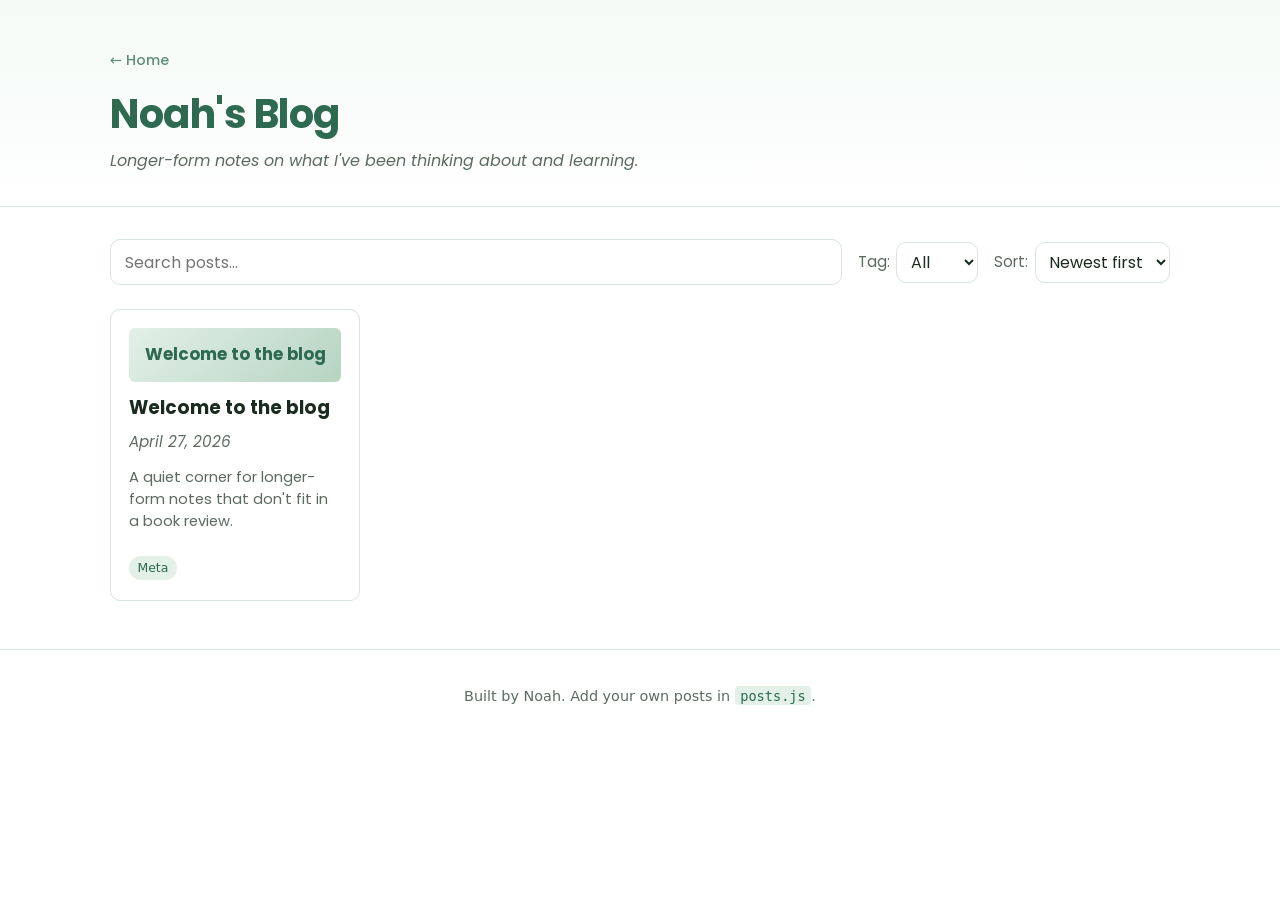
<file: blog.html>
<!DOCTYPE html>
<html lang="en">
<head>
  <meta charset="UTF-8" />
  <meta name="viewport" content="width=device-width, initial-scale=1.0" />
  <title>Noah's Blog</title>
  <link rel="preconnect" href="https://fonts.googleapis.com" />
  <link rel="preconnect" href="https://fonts.gstatic.com" crossorigin />
  <link rel="stylesheet" href="https://fonts.googleapis.com/css2?family=Poppins:wght@300;400;500;600;700&display=swap" />
  <link rel="stylesheet" href="styles.css" />
</head>
<body>
  <header class="site-header">
    <div class="container">
      <a href="index.html" class="home-link" aria-label="Back to home">&larr; Home</a>
      <h1 class="site-title"><a href="blog.html">Noah's Blog</a></h1>
      <p class="site-tagline">Longer-form notes on what I've been thinking about and learning.</p>
    </div>
  </header>

  <main class="container" id="blog-view">
    <section class="controls">
      <input
        type="search"
        id="search"
        class="search-input"
        placeholder="Search posts…"
        aria-label="Search posts"
      />
      <div class="filter-group">
        <label for="tag-filter">Tag:</label>
        <select id="tag-filter" aria-label="Filter by tag">
          <option value="">All</option>
        </select>
      </div>
      <div class="filter-group">
        <label for="sort">Sort:</label>
        <select id="sort" aria-label="Sort posts">
          <option value="recent">Newest first</option>
          <option value="oldest">Oldest first</option>
          <option value="title">Title (A–Z)</option>
        </select>
      </div>
    </section>

    <section id="post-grid" class="book-grid" aria-live="polite"></section>

    <p id="empty-state" class="empty-state" hidden>No posts match your filters.</p>
  </main>

  <main class="container article-view" id="article-view" hidden>
    <nav class="article-nav-top" aria-label="Article navigation">
      <a href="#" class="back-link" id="back-link">&larr; Back to all posts</a>
    </nav>
    <article id="article-body" class="article"></article>
    <nav class="article-nav-bottom" aria-label="More posts">
      <a href="#" class="nav-button" id="prev-link" hidden>&larr; <span></span></a>
      <a href="#" class="nav-button center" id="blog-link">All posts</a>
      <a href="#" class="nav-button" id="next-link" hidden><span></span> &rarr;</a>
    </nav>
  </main>

  <footer class="site-footer">
    <div class="container">
      <p>Built by Noah. Add your own posts in <code>posts.js</code>.</p>
    </div>
  </footer>

  <script src="posts.js"></script>
  <script src="blog.js"></script>
</body>
</html>
</file>
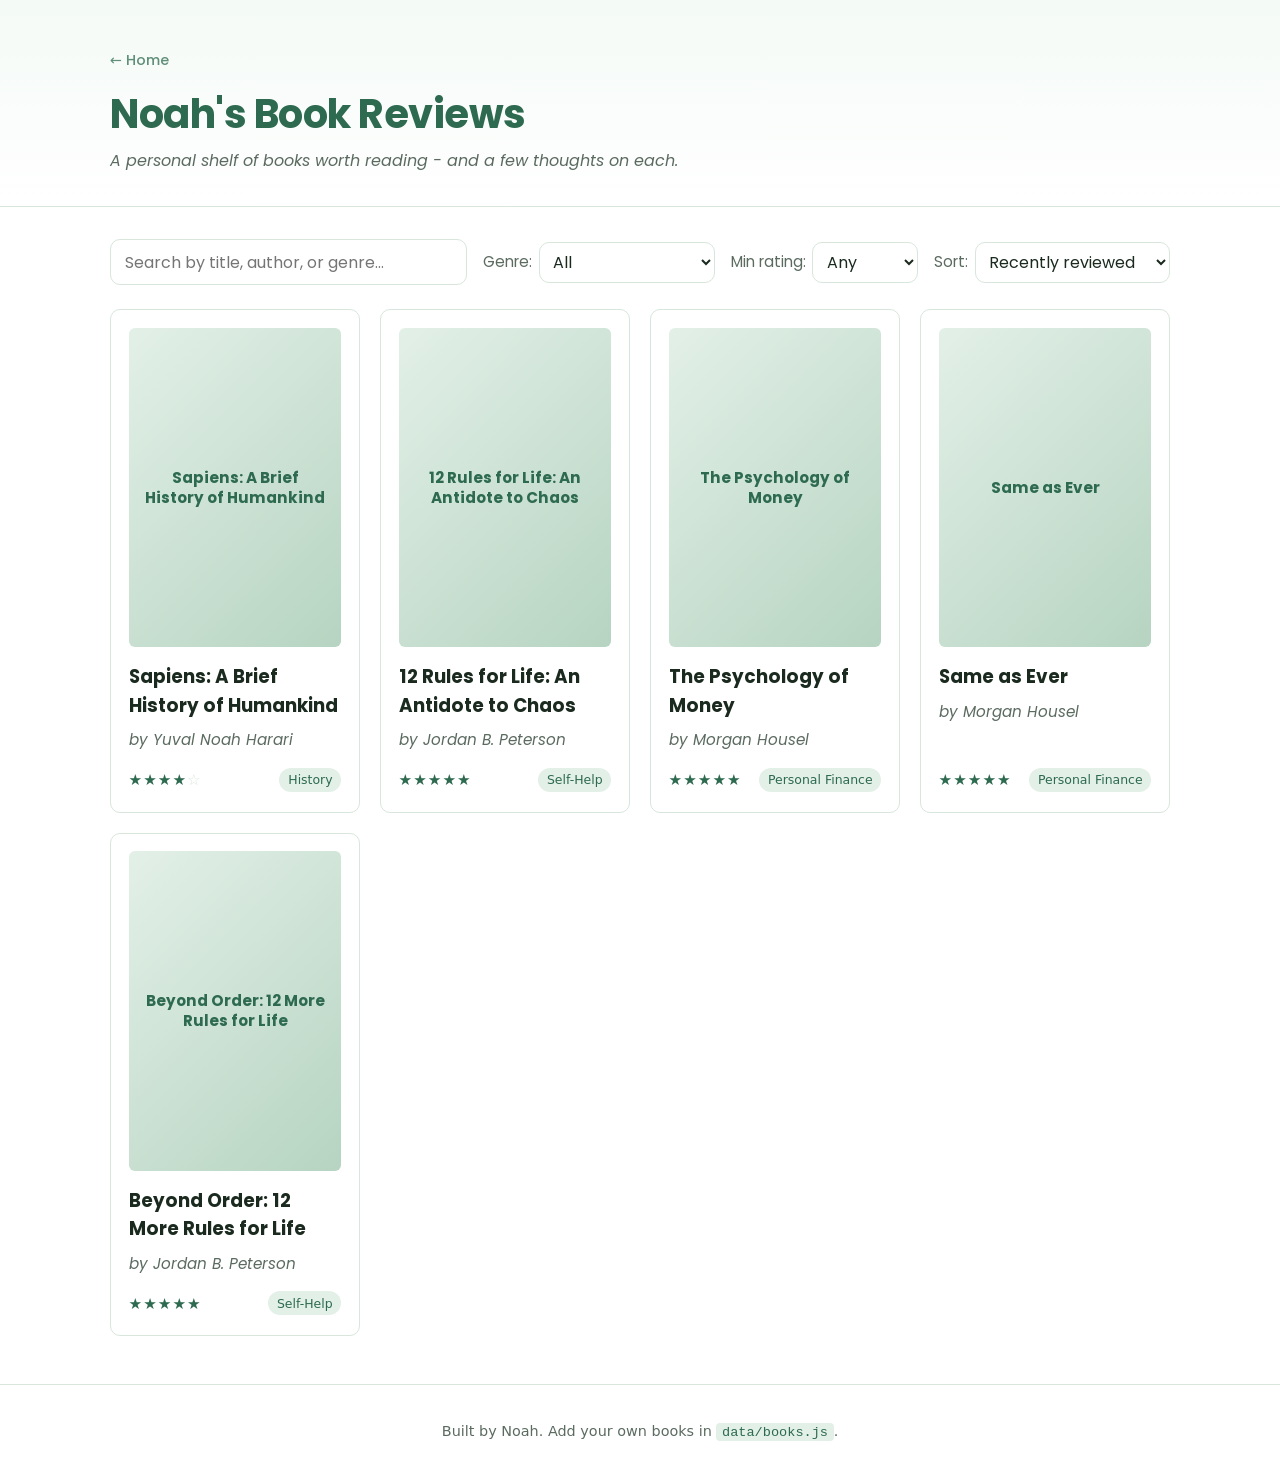
<file: library.html>
<!DOCTYPE html>
<html lang="en">
<head>
  <meta charset="UTF-8" />
  <meta name="viewport" content="width=device-width, initial-scale=1.0" />
  <title>Noah's Book Reviews</title>
  <link rel="preconnect" href="https://fonts.googleapis.com" />
  <link rel="preconnect" href="https://fonts.gstatic.com" crossorigin />
  <link rel="stylesheet" href="https://fonts.googleapis.com/css2?family=Poppins:wght@300;400;500;600;700&display=swap" />
  <link rel="stylesheet" href="assets/styles.css" />
</head>
<body>
  <header class="site-header">
    <div class="container">
      <a href="index.html" class="home-link" aria-label="Back to home">&larr; Home</a>
      <h1 class="site-title"><a href="index.html">Noah's Book Reviews</a></h1>
      <p class="site-tagline">A personal shelf of books worth reading - and a few thoughts on each.</p>
    </div>
  </header>

  <main class="container" id="library-view">
    <section class="controls">
      <input
        type="search"
        id="search"
        class="search-input"
        placeholder="Search by title, author, or genre…"
        aria-label="Search books"
      />
      <div class="filter-group">
        <label for="genre-filter">Genre:</label>
        <select id="genre-filter" aria-label="Filter by genre">
          <option value="">All</option>
        </select>
      </div>
      <div class="filter-group">
        <label for="rating-filter">Min rating:</label>
        <select id="rating-filter" aria-label="Filter by minimum rating">
          <option value="0">Any</option>
          <option value="3">3+ stars</option>
          <option value="4">4+ stars</option>
          <option value="5">5 stars</option>
        </select>
      </div>
      <div class="filter-group">
        <label for="sort">Sort:</label>
        <select id="sort" aria-label="Sort books">
          <option value="recent">Recently reviewed</option>
          <option value="rating-desc">Rating (high to low)</option>
          <option value="rating-asc">Rating (low to high)</option>
          <option value="title">Title (A–Z)</option>
          <option value="author">Author (A–Z)</option>
        </select>
      </div>
    </section>

    <section id="book-grid" class="book-grid" aria-live="polite"></section>

    <p id="empty-state" class="empty-state" hidden>No books match your filters.</p>
  </main>

  <main class="container article-view" id="article-view" hidden>
    <nav class="article-nav-top" aria-label="Article navigation">
      <a href="#" class="back-link" id="back-link">&larr; Back to all reviews</a>
    </nav>
    <article id="article-body" class="article"></article>
    <nav class="article-nav-bottom" aria-label="More reviews">
      <a href="#" class="nav-button" id="prev-link" hidden>&larr; <span></span></a>
      <a href="#" class="nav-button center" id="library-link">All reviews</a>
      <a href="#" class="nav-button" id="next-link" hidden><span></span> &rarr;</a>
    </nav>
  </main>

  <div id="modal" class="modal" hidden aria-hidden="true" role="dialog" aria-modal="true" aria-labelledby="modal-title">
    <div class="modal-backdrop" data-close></div>
    <article class="modal-content">
      <button class="modal-close" data-close aria-label="Close">&times;</button>
      <div id="modal-body"></div>
    </article>
  </div>

  <footer class="site-footer">
    <div class="container">
      <p>Built by Noah. Add your own books in <code>data/books.js</code>.</p>
    </div>
  </footer>

  <script src="data/books.js"></script>
  <script src="js/library.js"></script>
</body>
</html>
</file>
<file: styles.css>
:root {
  --bg: #ffffff;
  --surface: #ffffff;
  --text: #1a2a1f;
  --text-muted: #5b6b60;
  --accent: #2d6a4f;
  --accent-soft: #e3f0e8;
  --border: #d8e6dc;
  --shadow: 0 4px 18px rgba(26, 42, 31, 0.08);
  --star: #2d6a4f;
  --star-empty: #d8e6dc;
  --radius: 10px;
}

* { box-sizing: border-box; }

html, body {
  margin: 0;
  padding: 0;
  background: var(--bg);
  color: var(--text);
  font-family: 'Poppins', -apple-system, system-ui, sans-serif;
  line-height: 1.55;
  overflow-x: hidden;
  -webkit-text-size-adjust: 100%;
}

.container {
  max-width: 1100px;
  margin: 0 auto;
  padding: 0 1.25rem;
}

.site-header {
  padding: 3rem 0 2rem;
  border-bottom: 1px solid var(--border);
  background: linear-gradient(180deg, #f4faf6 0%, var(--bg) 100%);
}

.home-link {
  display: inline-block;
  color: var(--accent);
  text-decoration: none;
  font-size: 0.9rem;
  font-weight: 500;
  margin-bottom: 0.75rem;
  opacity: 0.75;
  transition: opacity 0.15s ease;
}
.home-link:hover { opacity: 1; }

.site-title {
  margin: 0 0 0.25rem;
  font-size: 2.5rem;
  letter-spacing: -0.5px;
  color: var(--accent);
}
.site-title a {
  color: inherit;
  text-decoration: none;
}

.site-tagline {
  margin: 0;
  color: var(--text-muted);
  font-style: italic;
}

.controls {
  display: flex;
  flex-wrap: wrap;
  gap: 0.75rem 1rem;
  align-items: center;
  margin: 2rem 0 1.5rem;
}

.search-input {
  flex: 1 1 260px;
  padding: 0.6rem 0.85rem;
  border: 1px solid var(--border);
  border-radius: var(--radius);
  font-size: 1rem;
  font-family: inherit;
  background: var(--surface);
}
.search-input:focus {
  outline: none;
  border-color: var(--accent);
  box-shadow: 0 0 0 3px var(--accent-soft);
}

.filter-group {
  display: flex;
  align-items: center;
  gap: 0.4rem;
  font-size: 0.95rem;
  color: var(--text-muted);
}

.filter-group select {
  padding: 0.45rem 0.6rem;
  border: 1px solid var(--border);
  border-radius: var(--radius);
  background: var(--surface);
  font-family: inherit;
  font-size: 1rem;
  color: var(--text);
}

.book-grid {
  display: grid;
  grid-template-columns: repeat(auto-fill, minmax(240px, 1fr));
  gap: 1.25rem;
  padding-bottom: 3rem;
}

.book-card {
  background: var(--surface);
  border: 1px solid var(--border);
  border-radius: var(--radius);
  padding: 1.1rem 1.1rem 1.25rem;
  cursor: pointer;
  transition: transform 0.15s ease, box-shadow 0.15s ease, border-color 0.15s ease;
  display: flex;
  flex-direction: column;
  gap: 0.5rem;
}
.book-card:hover {
  transform: translateY(-3px);
  box-shadow: var(--shadow);
  border-color: #b6d4c1;
}

.book-cover {
  background: linear-gradient(135deg, #e3f0e8 0%, #b6d4c1 100%);
  border-radius: 6px;
  aspect-ratio: 2 / 3;
  display: flex;
  align-items: center;
  justify-content: center;
  text-align: center;
  padding: 0.75rem;
  color: var(--accent);
  font-weight: bold;
  font-size: 0.95rem;
  margin-bottom: 0.5rem;
  line-height: 1.3;
  overflow: hidden;
}

.book-title {
  margin: 0;
  font-size: 1.15rem;
  color: var(--text);
}

.book-author {
  margin: 0;
  color: var(--text-muted);
  font-style: italic;
  font-size: 0.95rem;
}

.book-meta {
  display: flex;
  justify-content: space-between;
  align-items: center;
  margin-top: auto;
  padding-top: 0.5rem;
  font-size: 0.85rem;
  color: var(--text-muted);
}

.stars { letter-spacing: 1px; font-size: 0.95rem; }
.stars .filled { color: var(--star); }
.stars .empty { color: var(--star-empty); }

.genre-tag {
  background: var(--accent-soft);
  color: var(--accent);
  padding: 0.15rem 0.55rem;
  border-radius: 999px;
  font-size: 0.78rem;
  font-family: -apple-system, system-ui, sans-serif;
}

.empty-state {
  text-align: center;
  color: var(--text-muted);
  padding: 3rem 1rem;
  font-style: italic;
}

.modal {
  position: fixed;
  inset: 0;
  display: flex;
  align-items: center;
  justify-content: center;
  z-index: 100;
  padding: 1.5rem;
}
.modal[hidden] { display: none; }

.modal-backdrop {
  position: absolute;
  inset: 0;
  background: rgba(20, 18, 14, 0.55);
  backdrop-filter: blur(2px);
}

.modal-content {
  position: relative;
  background: var(--surface);
  border-radius: var(--radius);
  max-width: 640px;
  width: 100%;
  max-height: 90vh;
  overflow-y: auto;
  padding: 2rem 2rem 2.25rem;
  box-shadow: 0 20px 60px rgba(0,0,0,0.25);
  animation: pop 0.18s ease-out;
}

@keyframes pop {
  from { transform: scale(0.96); opacity: 0; }
  to   { transform: scale(1);    opacity: 1; }
}

.modal-close {
  position: absolute;
  top: 0.5rem;
  right: 0.75rem;
  background: none;
  border: none;
  font-size: 2rem;
  line-height: 1;
  color: var(--text-muted);
  cursor: pointer;
  padding: 0.25rem 0.5rem;
}
.modal-close:hover { color: var(--accent); }

.modal h2 {
  margin: 0 0 0.25rem;
  color: var(--accent);
  font-size: 1.7rem;
}
.modal .author {
  color: var(--text-muted);
  font-style: italic;
  margin: 0 0 1rem;
}

.review-meta {
  display: flex;
  flex-wrap: wrap;
  gap: 0.75rem 1.25rem;
  font-size: 0.9rem;
  color: var(--text-muted);
  border-top: 1px solid var(--border);
  border-bottom: 1px solid var(--border);
  padding: 0.75rem 0;
  margin: 1rem 0 1.25rem;
  font-family: -apple-system, system-ui, sans-serif;
}

.review-text {
  font-size: 1.02rem;
  white-space: pre-wrap;
}

.review-text p { margin: 0 0 1em; }

.favorite-quote {
  border-left: 3px solid var(--accent);
  background: var(--accent-soft);
  padding: 0.75rem 1rem;
  margin: 1.25rem 0 0.5rem;
  font-style: italic;
  color: #1f4030;
  border-radius: 0 6px 6px 0;
}

/* ---- Article view (Medium-style) ---- */
.article-view {
  max-width: 720px;
  padding-top: 1.5rem;
  padding-bottom: 4rem;
}

.article-nav-top {
  margin-bottom: 2rem;
}

.back-link {
  color: var(--accent);
  text-decoration: none;
  font-size: 0.95rem;
  font-weight: 500;
  display: inline-flex;
  align-items: center;
  gap: 0.35rem;
  padding: 0.4rem 0;
  transition: opacity 0.15s ease;
}
.back-link:hover { opacity: 0.7; }

.article header { margin-bottom: 2rem; }

.article h1 {
  font-size: 2.4rem;
  line-height: 1.2;
  margin: 0 0 0.5rem;
  color: var(--text);
  letter-spacing: -0.5px;
  font-weight: 600;
}

.article .article-author {
  font-size: 1.15rem;
  color: var(--text-muted);
  margin: 0 0 1.25rem;
  font-style: italic;
}

.article-meta-row {
  display: flex;
  flex-wrap: wrap;
  align-items: center;
  gap: 0.75rem 1.25rem;
  padding: 1rem 0;
  border-top: 1px solid var(--border);
  border-bottom: 1px solid var(--border);
  font-size: 0.9rem;
  color: var(--text-muted);
}

.article-meta-row .stars { font-size: 1.1rem; }

.article-content {
  font-size: 1.18rem;
  line-height: 1.75;
  color: #2a3a30;
  margin-top: 2rem;
}

.article-content p { margin: 0 0 1.5em; }

.article-content h2 {
  font-size: 1.55rem;
  margin: 2.25rem 0 1rem;
  color: var(--text);
  font-weight: 600;
  letter-spacing: -0.25px;
}

.article-content h3 {
  font-size: 1.2rem;
  margin: 1.75rem 0 0.75rem;
  color: var(--text);
  font-weight: 600;
}

.article-content blockquote {
  border-left: 4px solid var(--accent);
  margin: 1.75rem 0;
  padding: 0.25rem 0 0.25rem 1.25rem;
  color: var(--text);
  font-style: italic;
  font-size: 1.25rem;
  line-height: 1.55;
}

.pull-quote {
  border-left: 4px solid var(--accent);
  background: var(--accent-soft);
  padding: 1.25rem 1.5rem;
  margin: 2rem 0;
  font-style: italic;
  color: #1f4030;
  border-radius: 0 6px 6px 0;
  font-size: 1.15rem;
  line-height: 1.6;
}
.pull-quote .quote-label {
  display: block;
  font-style: normal;
  font-size: 0.75rem;
  letter-spacing: 1.5px;
  text-transform: uppercase;
  color: var(--accent);
  margin-bottom: 0.5rem;
  font-weight: 600;
}

.article-nav-bottom {
  display: grid;
  grid-template-columns: 1fr auto 1fr;
  gap: 0.75rem;
  margin-top: 3rem;
  padding-top: 2rem;
  border-top: 1px solid var(--border);
  align-items: stretch;
}

.nav-button {
  display: flex;
  align-items: center;
  gap: 0.4rem;
  padding: 0.85rem 1rem;
  border: 1px solid var(--border);
  border-radius: var(--radius);
  text-decoration: none;
  color: var(--text);
  font-size: 0.95rem;
  background: var(--surface);
  transition: border-color 0.15s ease, color 0.15s ease, background 0.15s ease;
  min-width: 0;
}
.nav-button:hover {
  border-color: var(--accent);
  color: var(--accent);
}
.nav-button span {
  overflow: hidden;
  text-overflow: ellipsis;
  white-space: nowrap;
}
.nav-button.center {
  background: var(--accent);
  color: #fff;
  border-color: var(--accent);
  font-weight: 500;
  justify-content: center;
}
.nav-button.center:hover { opacity: 0.9; color: #fff; }
.nav-button:last-child { justify-content: flex-end; text-align: right; }

/* ---- Mobile (single consolidated block) ---- */
@media (max-width: 700px) {
  .container { padding: 0 1rem; }

  /* Header */
  .site-header { padding: 1.75rem 0 1.25rem; }
  .site-title { font-size: 1.7rem; }
  .site-tagline { font-size: 0.95rem; }
  .home-link {
    padding: 0.5rem 0;
    font-size: 0.95rem;
    margin-bottom: 0.5rem;
  }

  /* Controls — stack search full-width, filters in a 2-col grid */
  .controls {
    margin: 1.25rem 0 1.25rem;
    gap: 0.6rem;
  }
  .search-input {
    flex: 1 1 100%;
    padding: 0.75rem 0.9rem;
    font-size: 1rem;
  }
  .filter-group {
    flex: 1 1 calc(50% - 0.3rem);
    justify-content: space-between;
    font-size: 0.85rem;
  }
  .filter-group select {
    flex: 1;
    min-width: 0;
    padding: 0.65rem 0.5rem;
    font-size: 1rem;
  }

  /* Book grid: 2 columns on phones */
  .book-grid {
    grid-template-columns: repeat(2, 1fr);
    gap: 0.85rem;
    padding-bottom: 2rem;
  }
  .book-card {
    padding: 0.75rem 0.75rem 0.9rem;
    gap: 0.35rem;
  }
  .book-cover {
    font-size: 0.78rem;
    padding: 0.5rem;
    margin-bottom: 0.35rem;
  }
  .book-title { font-size: 0.95rem; line-height: 1.25; }
  .book-author { font-size: 0.82rem; }
  .book-meta {
    flex-direction: column;
    align-items: flex-start;
    gap: 0.35rem;
    font-size: 0.78rem;
  }
  .stars { font-size: 0.85rem; }
  .genre-tag { font-size: 0.7rem; }

  /* Modal */
  .modal { padding: 0.75rem; }
  .modal-content {
    padding: 1.5rem 1.1rem 1.75rem;
    max-height: 92vh;
    border-radius: 12px;
  }
  .modal h2 { font-size: 1.4rem; }
  .modal-close {
    font-size: 2rem;
    padding: 0.5rem 0.75rem;
    top: 0.25rem;
    right: 0.5rem;
    min-width: 44px;
    min-height: 44px;
  }
  .review-meta {
    gap: 0.4rem 1rem;
    font-size: 0.85rem;
  }
  .full-breakdown-btn {
    display: block;
    width: 100%;
    text-align: center;
    padding: 0.85rem 1rem;
  }

  /* Article view */
  .article-view { padding-top: 1rem; padding-bottom: 2.5rem; }
  .article-nav-top { margin-bottom: 1.25rem; }
  .back-link { padding: 0.6rem 0; font-size: 1rem; }
  .article header { margin-bottom: 1.5rem; }
  .article h1 { font-size: 1.8rem; }
  .article .article-author { font-size: 1rem; margin-bottom: 1rem; }
  .article-meta-row {
    font-size: 0.85rem;
    gap: 0.5rem 1rem;
    padding: 0.75rem 0;
  }
  .article-content {
    font-size: 1.05rem;
    line-height: 1.7;
    margin-top: 1.5rem;
  }
  .article-content h2 { font-size: 1.3rem; margin: 1.75rem 0 0.75rem; }
  .article-content h3 { font-size: 1.1rem; }
  .article-content blockquote { font-size: 1.1rem; padding-left: 1rem; }
  .pull-quote { font-size: 1rem; padding: 1rem 1.1rem; }
  .article-nav-bottom {
    grid-template-columns: 1fr;
    margin-top: 2rem;
    padding-top: 1.5rem;
  }
  .nav-button {
    padding: 0.95rem 1rem;
    font-size: 0.95rem;
  }
  .nav-button:last-child { justify-content: flex-start; text-align: left; }
}

/* Very small screens — single book column */
@media (max-width: 380px) {
  .book-grid { grid-template-columns: 1fr; }
  .filter-group { flex: 1 1 100%; }
}

/* ---- Modal "See full breakdown" button ---- */
.full-breakdown-btn {
  display: inline-block;
  margin-top: 1.5rem;
  padding: 0.7rem 1.4rem;
  background: var(--accent);
  color: #fff;
  text-decoration: none;
  border-radius: var(--radius);
  font-size: 0.95rem;
  font-weight: 500;
  border: none;
  cursor: pointer;
  font-family: inherit;
  transition: opacity 0.15s ease;
}
.full-breakdown-btn:hover { opacity: 0.88; }

.site-footer {
  border-top: 1px solid var(--border);
  padding: 1.25rem 0;
  color: var(--text-muted);
  font-size: 0.9rem;
  text-align: center;
  font-family: -apple-system, system-ui, sans-serif;
}
.site-footer code {
  background: var(--accent-soft);
  color: var(--accent);
  padding: 0.1rem 0.35rem;
  border-radius: 4px;
  font-size: 0.85rem;
}

/* Blog posts reuse .book-card but skip the tall cover and add an excerpt. */
.post-card .post-cover {
  aspect-ratio: auto;
  padding: 1rem 0.9rem;
  font-size: 1.05rem;
  margin-bottom: 0.25rem;
}
.post-card .post-excerpt {
  margin: 0.25rem 0 0.5rem;
  color: var(--text-muted);
  font-size: 0.92rem;
  line-height: 1.5;
}
</file>
<file: assets/styles.css>
:root {
  --bg: #ffffff;
  --surface: #ffffff;
  --text: #1a2a1f;
  --text-muted: #5b6b60;
  --accent: #2d6a4f;
  --accent-soft: #e3f0e8;
  --border: #d8e6dc;
  --shadow: 0 4px 18px rgba(26, 42, 31, 0.08);
  --star: #2d6a4f;
  --star-empty: #d8e6dc;
  --radius: 10px;
}

* { box-sizing: border-box; }

html, body {
  margin: 0;
  padding: 0;
  background: var(--bg);
  color: var(--text);
  font-family: 'Poppins', -apple-system, system-ui, sans-serif;
  line-height: 1.55;
  overflow-x: hidden;
  -webkit-text-size-adjust: 100%;
}

.container {
  max-width: 1100px;
  margin: 0 auto;
  padding: 0 1.25rem;
}

.site-header {
  padding: 3rem 0 2rem;
  border-bottom: 1px solid var(--border);
  background: linear-gradient(180deg, #f4faf6 0%, var(--bg) 100%);
}

.home-link {
  display: inline-block;
  color: var(--accent);
  text-decoration: none;
  font-size: 0.9rem;
  font-weight: 500;
  margin-bottom: 0.75rem;
  opacity: 0.75;
  transition: opacity 0.15s ease;
}
.home-link:hover { opacity: 1; }

.site-title {
  margin: 0 0 0.25rem;
  font-size: 2.5rem;
  letter-spacing: -0.5px;
  color: var(--accent);
}
.site-title a {
  color: inherit;
  text-decoration: none;
}

.site-tagline {
  margin: 0;
  color: var(--text-muted);
  font-style: italic;
}

.controls {
  display: flex;
  flex-wrap: wrap;
  gap: 0.75rem 1rem;
  align-items: center;
  margin: 2rem 0 1.5rem;
}

.search-input {
  flex: 1 1 260px;
  padding: 0.6rem 0.85rem;
  border: 1px solid var(--border);
  border-radius: var(--radius);
  font-size: 1rem;
  font-family: inherit;
  background: var(--surface);
}
.search-input:focus {
  outline: none;
  border-color: var(--accent);
  box-shadow: 0 0 0 3px var(--accent-soft);
}

.filter-group {
  display: flex;
  align-items: center;
  gap: 0.4rem;
  font-size: 0.95rem;
  color: var(--text-muted);
}

.filter-group select {
  padding: 0.45rem 0.6rem;
  border: 1px solid var(--border);
  border-radius: var(--radius);
  background: var(--surface);
  font-family: inherit;
  font-size: 1rem;
  color: var(--text);
}

.book-grid {
  display: grid;
  grid-template-columns: repeat(auto-fill, minmax(240px, 1fr));
  gap: 1.25rem;
  padding-bottom: 3rem;
}

.book-card {
  background: var(--surface);
  border: 1px solid var(--border);
  border-radius: var(--radius);
  padding: 1.1rem 1.1rem 1.25rem;
  cursor: pointer;
  transition: transform 0.15s ease, box-shadow 0.15s ease, border-color 0.15s ease;
  display: flex;
  flex-direction: column;
  gap: 0.5rem;
}
.book-card:hover {
  transform: translateY(-3px);
  box-shadow: var(--shadow);
  border-color: #b6d4c1;
}

.book-cover {
  background: linear-gradient(135deg, #e3f0e8 0%, #b6d4c1 100%);
  border-radius: 6px;
  aspect-ratio: 2 / 3;
  display: flex;
  align-items: center;
  justify-content: center;
  text-align: center;
  padding: 0.75rem;
  color: var(--accent);
  font-weight: bold;
  font-size: 0.95rem;
  margin-bottom: 0.5rem;
  line-height: 1.3;
  overflow: hidden;
}

.book-title {
  margin: 0;
  font-size: 1.15rem;
  color: var(--text);
}

.book-author {
  margin: 0;
  color: var(--text-muted);
  font-style: italic;
  font-size: 0.95rem;
}

.book-meta {
  display: flex;
  justify-content: space-between;
  align-items: center;
  margin-top: auto;
  padding-top: 0.5rem;
  font-size: 0.85rem;
  color: var(--text-muted);
}

.stars { letter-spacing: 1px; font-size: 0.95rem; }
.stars .filled { color: var(--star); }
.stars .empty { color: var(--star-empty); }

.genre-tag {
  background: var(--accent-soft);
  color: var(--accent);
  padding: 0.15rem 0.55rem;
  border-radius: 999px;
  font-size: 0.78rem;
  font-family: -apple-system, system-ui, sans-serif;
}

.empty-state {
  text-align: center;
  color: var(--text-muted);
  padding: 3rem 1rem;
  font-style: italic;
}

.modal {
  position: fixed;
  inset: 0;
  display: flex;
  align-items: center;
  justify-content: center;
  z-index: 100;
  padding: 1.5rem;
}
.modal[hidden] { display: none; }

.modal-backdrop {
  position: absolute;
  inset: 0;
  background: rgba(20, 18, 14, 0.55);
  backdrop-filter: blur(2px);
}

.modal-content {
  position: relative;
  background: var(--surface);
  border-radius: var(--radius);
  max-width: 640px;
  width: 100%;
  max-height: 90vh;
  overflow-y: auto;
  padding: 2rem 2rem 2.25rem;
  box-shadow: 0 20px 60px rgba(0,0,0,0.25);
  animation: pop 0.18s ease-out;
}

@keyframes pop {
  from { transform: scale(0.96); opacity: 0; }
  to   { transform: scale(1);    opacity: 1; }
}

.modal-close {
  position: absolute;
  top: 0.5rem;
  right: 0.75rem;
  background: none;
  border: none;
  font-size: 2rem;
  line-height: 1;
  color: var(--text-muted);
  cursor: pointer;
  padding: 0.25rem 0.5rem;
}
.modal-close:hover { color: var(--accent); }

.modal h2 {
  margin: 0 0 0.25rem;
  color: var(--accent);
  font-size: 1.7rem;
}
.modal .author {
  color: var(--text-muted);
  font-style: italic;
  margin: 0 0 1rem;
}

.review-meta {
  display: flex;
  flex-wrap: wrap;
  gap: 0.75rem 1.25rem;
  font-size: 0.9rem;
  color: var(--text-muted);
  border-top: 1px solid var(--border);
  border-bottom: 1px solid var(--border);
  padding: 0.75rem 0;
  margin: 1rem 0 1.25rem;
  font-family: -apple-system, system-ui, sans-serif;
}

.review-text {
  font-size: 1.02rem;
  white-space: pre-wrap;
}

.review-text p { margin: 0 0 1em; }

.favorite-quote {
  border-left: 3px solid var(--accent);
  background: var(--accent-soft);
  padding: 0.75rem 1rem;
  margin: 1.25rem 0 0.5rem;
  font-style: italic;
  color: #1f4030;
  border-radius: 0 6px 6px 0;
}

/* ---- Article view (Medium-style) ---- */
.article-view {
  max-width: 720px;
  padding-top: 1.5rem;
  padding-bottom: 4rem;
}

.article-nav-top {
  margin-bottom: 2rem;
}

.back-link {
  color: var(--accent);
  text-decoration: none;
  font-size: 0.95rem;
  font-weight: 500;
  display: inline-flex;
  align-items: center;
  gap: 0.35rem;
  padding: 0.4rem 0;
  transition: opacity 0.15s ease;
}
.back-link:hover { opacity: 0.7; }

.article header { margin-bottom: 2rem; }

.article h1 {
  font-size: 2.4rem;
  line-height: 1.2;
  margin: 0 0 0.5rem;
  color: var(--text);
  letter-spacing: -0.5px;
  font-weight: 600;
}

.article .article-author {
  font-size: 1.15rem;
  color: var(--text-muted);
  margin: 0 0 1.25rem;
  font-style: italic;
}

.article-meta-row {
  display: flex;
  flex-wrap: wrap;
  align-items: center;
  gap: 0.75rem 1.25rem;
  padding: 1rem 0;
  border-top: 1px solid var(--border);
  border-bottom: 1px solid var(--border);
  font-size: 0.9rem;
  color: var(--text-muted);
}

.article-meta-row .stars { font-size: 1.1rem; }

.article-content {
  font-size: 1.18rem;
  line-height: 1.75;
  color: #2a3a30;
  margin-top: 2rem;
}

.article-content p { margin: 0 0 1.5em; }

.article-content h2 {
  font-size: 1.55rem;
  margin: 2.25rem 0 1rem;
  color: var(--text);
  font-weight: 600;
  letter-spacing: -0.25px;
}

.article-content h3 {
  font-size: 1.2rem;
  margin: 1.75rem 0 0.75rem;
  color: var(--text);
  font-weight: 600;
}

.article-content blockquote {
  border-left: 4px solid var(--accent);
  margin: 1.75rem 0;
  padding: 0.25rem 0 0.25rem 1.25rem;
  color: var(--text);
  font-style: italic;
  font-size: 1.25rem;
  line-height: 1.55;
}

.pull-quote {
  border-left: 4px solid var(--accent);
  background: var(--accent-soft);
  padding: 1.25rem 1.5rem;
  margin: 2rem 0;
  font-style: italic;
  color: #1f4030;
  border-radius: 0 6px 6px 0;
  font-size: 1.15rem;
  line-height: 1.6;
}
.pull-quote .quote-label {
  display: block;
  font-style: normal;
  font-size: 0.75rem;
  letter-spacing: 1.5px;
  text-transform: uppercase;
  color: var(--accent);
  margin-bottom: 0.5rem;
  font-weight: 600;
}

.article-nav-bottom {
  display: grid;
  grid-template-columns: 1fr auto 1fr;
  gap: 0.75rem;
  margin-top: 3rem;
  padding-top: 2rem;
  border-top: 1px solid var(--border);
  align-items: stretch;
}

.nav-button {
  display: flex;
  align-items: center;
  gap: 0.4rem;
  padding: 0.85rem 1rem;
  border: 1px solid var(--border);
  border-radius: var(--radius);
  text-decoration: none;
  color: var(--text);
  font-size: 0.95rem;
  background: var(--surface);
  transition: border-color 0.15s ease, color 0.15s ease, background 0.15s ease;
  min-width: 0;
}
.nav-button:hover {
  border-color: var(--accent);
  color: var(--accent);
}
.nav-button span {
  overflow: hidden;
  text-overflow: ellipsis;
  white-space: nowrap;
}
.nav-button.center {
  background: var(--accent);
  color: #fff;
  border-color: var(--accent);
  font-weight: 500;
  justify-content: center;
}
.nav-button.center:hover { opacity: 0.9; color: #fff; }
.nav-button:last-child { justify-content: flex-end; text-align: right; }

/* ---- Mobile (single consolidated block) ---- */
@media (max-width: 700px) {
  .container { padding: 0 1rem; }

  /* Header */
  .site-header { padding: 1.75rem 0 1.25rem; }
  .site-title { font-size: 1.7rem; }
  .site-tagline { font-size: 0.95rem; }
  .home-link {
    padding: 0.5rem 0;
    font-size: 0.95rem;
    margin-bottom: 0.5rem;
  }

  /* Controls - stack search full-width, filters in a 2-col grid */
  .controls {
    margin: 1.25rem 0 1.25rem;
    gap: 0.6rem;
  }
  .search-input {
    flex: 1 1 100%;
    padding: 0.75rem 0.9rem;
    font-size: 1rem;
  }
  .filter-group {
    flex: 1 1 calc(50% - 0.3rem);
    justify-content: space-between;
    font-size: 0.85rem;
  }
  .filter-group select {
    flex: 1;
    min-width: 0;
    padding: 0.65rem 0.5rem;
    font-size: 1rem;
  }

  /* Book grid: 2 columns on phones */
  .book-grid {
    grid-template-columns: repeat(2, 1fr);
    gap: 0.85rem;
    padding-bottom: 2rem;
  }
  .book-card {
    padding: 0.75rem 0.75rem 0.9rem;
    gap: 0.35rem;
  }
  .book-cover {
    font-size: 0.78rem;
    padding: 0.5rem;
    margin-bottom: 0.35rem;
  }
  .book-title { font-size: 0.95rem; line-height: 1.25; }
  .book-author { font-size: 0.82rem; }
  .book-meta {
    flex-direction: column;
    align-items: flex-start;
    gap: 0.35rem;
    font-size: 0.78rem;
  }
  .stars { font-size: 0.85rem; }
  .genre-tag { font-size: 0.7rem; }

  /* Modal */
  .modal { padding: 0.75rem; }
  .modal-content {
    padding: 1.5rem 1.1rem 1.75rem;
    max-height: 92vh;
    border-radius: 12px;
  }
  .modal h2 { font-size: 1.4rem; }
  .modal-close {
    font-size: 2rem;
    padding: 0.5rem 0.75rem;
    top: 0.25rem;
    right: 0.5rem;
    min-width: 44px;
    min-height: 44px;
  }
  .review-meta {
    gap: 0.4rem 1rem;
    font-size: 0.85rem;
  }
  .full-breakdown-btn {
    display: block;
    width: 100%;
    text-align: center;
    padding: 0.85rem 1rem;
  }

  /* Article view */
  .article-view { padding-top: 1rem; padding-bottom: 2.5rem; }
  .article-nav-top { margin-bottom: 1.25rem; }
  .back-link { padding: 0.6rem 0; font-size: 1rem; }
  .article header { margin-bottom: 1.5rem; }
  .article h1 { font-size: 1.8rem; }
  .article .article-author { font-size: 1rem; margin-bottom: 1rem; }
  .article-meta-row {
    font-size: 0.85rem;
    gap: 0.5rem 1rem;
    padding: 0.75rem 0;
  }
  .article-content {
    font-size: 1.05rem;
    line-height: 1.7;
    margin-top: 1.5rem;
  }
  .article-content h2 { font-size: 1.3rem; margin: 1.75rem 0 0.75rem; }
  .article-content h3 { font-size: 1.1rem; }
  .article-content blockquote { font-size: 1.1rem; padding-left: 1rem; }
  .pull-quote { font-size: 1rem; padding: 1rem 1.1rem; }
  .article-nav-bottom {
    grid-template-columns: 1fr;
    margin-top: 2rem;
    padding-top: 1.5rem;
  }
  .nav-button {
    padding: 0.95rem 1rem;
    font-size: 0.95rem;
  }
  .nav-button:last-child { justify-content: flex-start; text-align: left; }
}

/* Very small screens - single book column */
@media (max-width: 380px) {
  .book-grid { grid-template-columns: 1fr; }
  .filter-group { flex: 1 1 100%; }
}

/* ---- Modal "See full breakdown" button ---- */
.full-breakdown-btn {
  display: inline-block;
  margin-top: 1.5rem;
  padding: 0.7rem 1.4rem;
  background: var(--accent);
  color: #fff;
  text-decoration: none;
  border-radius: var(--radius);
  font-size: 0.95rem;
  font-weight: 500;
  border: none;
  cursor: pointer;
  font-family: inherit;
  transition: opacity 0.15s ease;
}
.full-breakdown-btn:hover { opacity: 0.88; }

.site-footer {
  border-top: 1px solid var(--border);
  padding: 1.25rem 0;
  color: var(--text-muted);
  font-size: 0.9rem;
  text-align: center;
  font-family: -apple-system, system-ui, sans-serif;
}
.site-footer code {
  background: var(--accent-soft);
  color: var(--accent);
  padding: 0.1rem 0.35rem;
  border-radius: 4px;
  font-size: 0.85rem;
}

/* Blog posts reuse .book-card but skip the tall cover and add an excerpt. */
.post-card .post-cover {
  aspect-ratio: auto;
  padding: 1rem 0.9rem;
  font-size: 1.05rem;
  margin-bottom: 0.25rem;
}
.post-card .post-excerpt {
  margin: 0.25rem 0 0.5rem;
  color: var(--text-muted);
  font-size: 0.92rem;
  line-height: 1.5;
}

.post-figure {
  margin: 1.75rem 0;
  text-align: center;
}
.post-figure img {
  max-width: 100%;
  height: auto;
  border-radius: var(--radius);
  border: 1px solid var(--border);
}
.post-figure figcaption {
  margin-top: 0.6rem;
  color: var(--text-muted);
  font-size: 0.88rem;
  font-style: italic;
}
</file>
